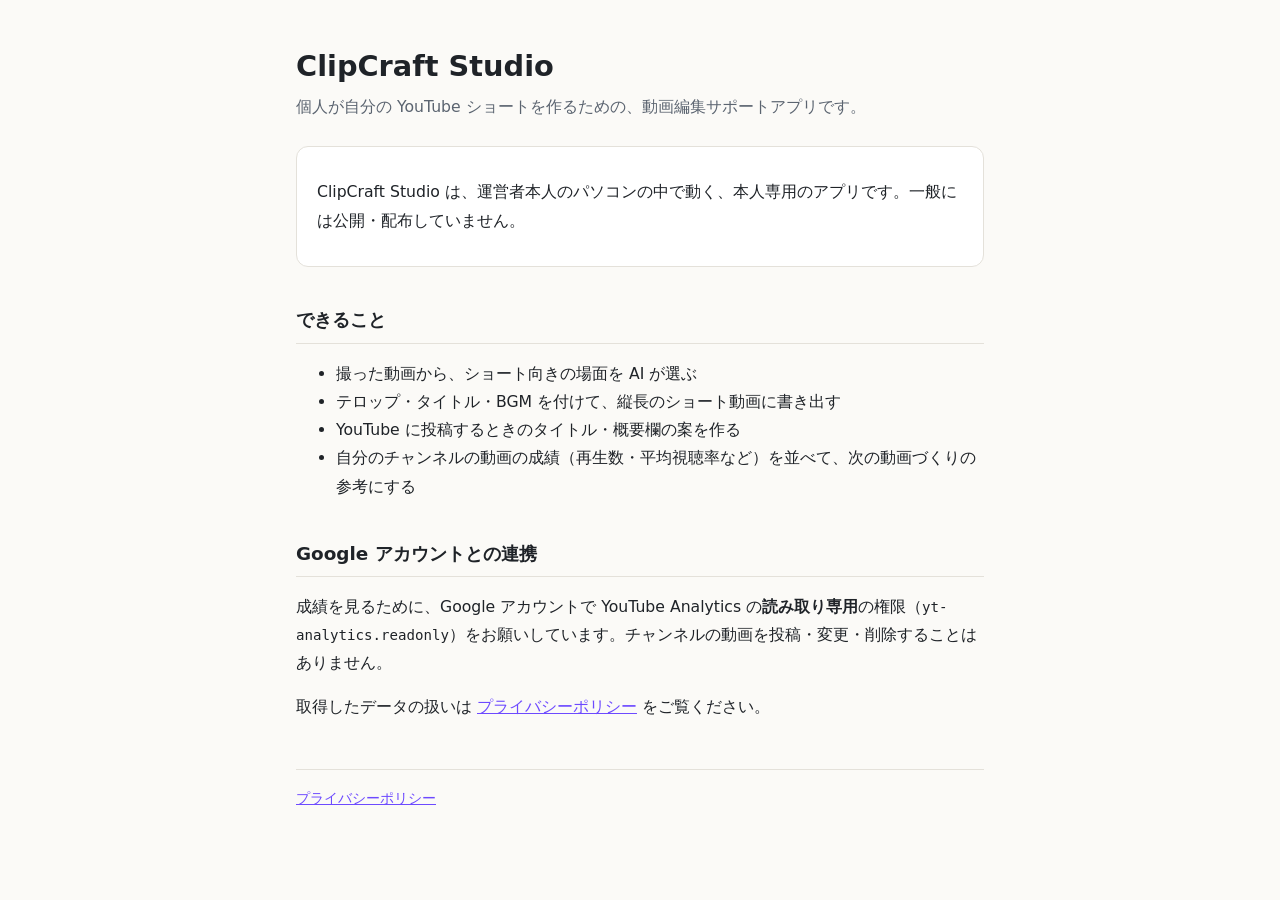
<file: index.html>
<!doctype html>
<html lang="ja">
  <head>
    <meta charset="utf-8" />
    <meta name="viewport" content="width=device-width, initial-scale=1" />
    <title>ClipCraft Studio</title>
    <meta
      name="description"
      content="ClipCraft Studio は、個人が自分の YouTube ショートを作るための動画編集サポートアプリです。"
    />
    <link rel="stylesheet" href="style.css" />
  </head>
  <body>
    <main>
      <h1>ClipCraft Studio</h1>
      <p class="lead">
        個人が自分の YouTube ショートを作るための、動画編集サポートアプリです。
      </p>

      <div class="card">
        <p>
          ClipCraft Studio は、運営者本人のパソコンの中で動く、本人専用のアプリです。一般には公開・配布していません。
        </p>
      </div>

      <h2>できること</h2>
      <ul>
        <li>撮った動画から、ショート向きの場面を AI が選ぶ</li>
        <li>テロップ・タイトル・BGM を付けて、縦長のショート動画に書き出す</li>
        <li>YouTube に投稿するときのタイトル・概要欄の案を作る</li>
        <li>
          自分のチャンネルの動画の成績（再生数・平均視聴率など）を並べて、次の動画づくりの参考にする
        </li>
      </ul>

      <h2>Google アカウントとの連携</h2>
      <p>
        成績を見るために、Google アカウントで YouTube Analytics の<strong>読み取り専用</strong>の権限（<code>yt-analytics.readonly</code>）をお願いしています。チャンネルの動画を投稿・変更・削除することはありません。
      </p>
      <p>
        取得したデータの扱いは
        <a href="privacy.html">プライバシーポリシー</a> をご覧ください。
      </p>

      <footer>
        <a href="privacy.html">プライバシーポリシー</a>
      </footer>
    </main>
  </body>
</html>
</file>
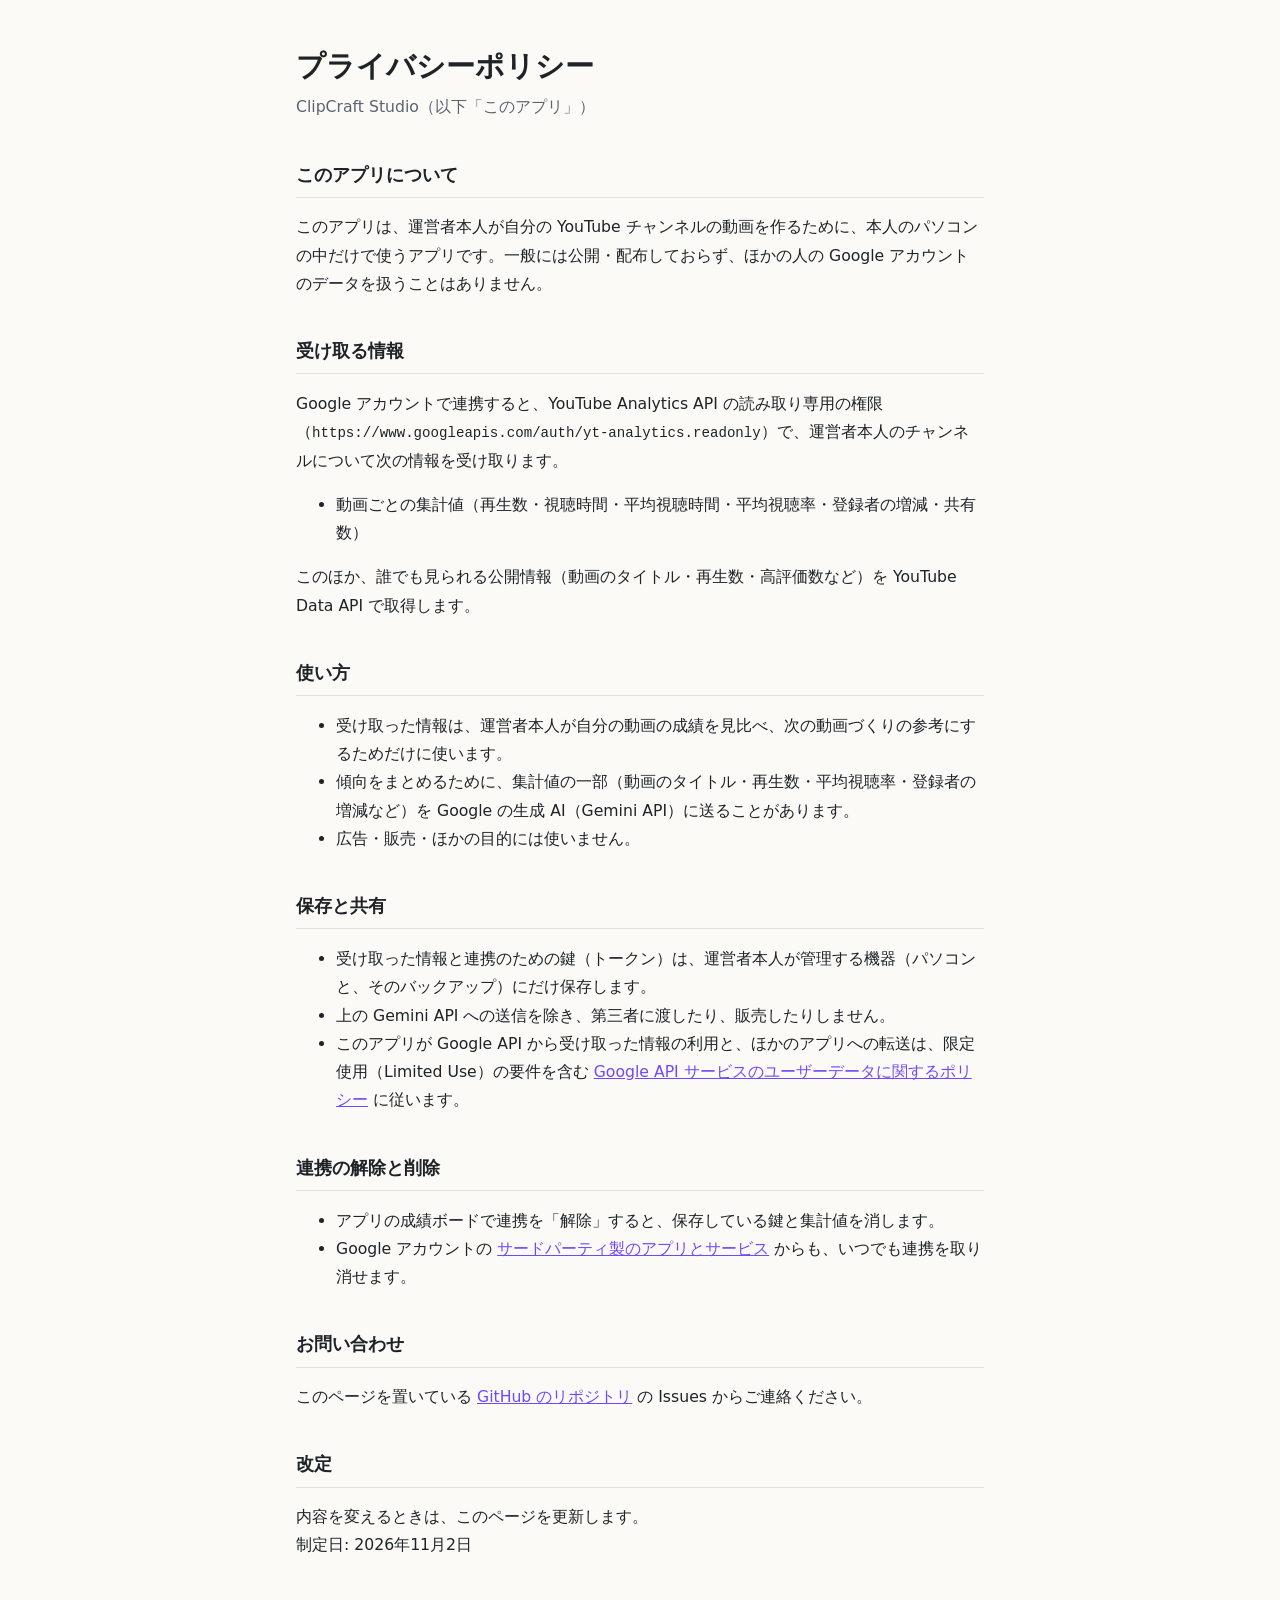
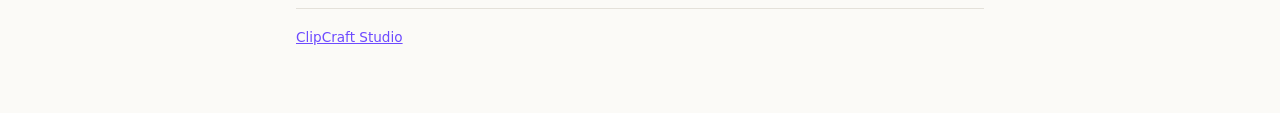
<file: privacy.html>
<!doctype html>
<html lang="ja">
  <head>
    <meta charset="utf-8" />
    <meta name="viewport" content="width=device-width, initial-scale=1" />
    <title>プライバシーポリシー</title>
    <meta
      name="description"
      content="ClipCraft Studio が Google アカウントから受け取る情報の扱い"
    />
    <link rel="stylesheet" href="style.css" />
  </head>
  <body>
    <main>
      <h1>プライバシーポリシー</h1>
      <p class="lead">ClipCraft Studio（以下「このアプリ」）</p>

      <h2>このアプリについて</h2>
      <p>
        このアプリは、運営者本人が自分の YouTube チャンネルの動画を作るために、本人のパソコンの中だけで使うアプリです。一般には公開・配布しておらず、ほかの人の Google アカウントのデータを扱うことはありません。
      </p>

      <h2>受け取る情報</h2>
      <p>
        Google アカウントで連携すると、YouTube Analytics API の読み取り専用の権限（<code>https://www.googleapis.com/auth/yt-analytics.readonly</code>）で、運営者本人のチャンネルについて次の情報を受け取ります。
      </p>
      <ul>
        <li>動画ごとの集計値（再生数・視聴時間・平均視聴時間・平均視聴率・登録者の増減・共有数）</li>
      </ul>
      <p>
        このほか、誰でも見られる公開情報（動画のタイトル・再生数・高評価数など）を YouTube Data API で取得します。
      </p>

      <h2>使い方</h2>
      <ul>
        <li>
          受け取った情報は、運営者本人が自分の動画の成績を見比べ、次の動画づくりの参考にするためだけに使います。
        </li>
        <li>
          傾向をまとめるために、集計値の一部（動画のタイトル・再生数・平均視聴率・登録者の増減など）を Google の生成 AI（Gemini API）に送ることがあります。
        </li>
        <li>広告・販売・ほかの目的には使いません。</li>
      </ul>

      <h2>保存と共有</h2>
      <ul>
        <li>
          受け取った情報と連携のための鍵（トークン）は、運営者本人が管理する機器（パソコンと、そのバックアップ）にだけ保存します。
        </li>
        <li>
          上の Gemini API への送信を除き、第三者に渡したり、販売したりしません。
        </li>
        <li>
          このアプリが Google API から受け取った情報の利用と、ほかのアプリへの転送は、限定使用（Limited Use）の要件を含む
          <a
            href="https://developers.google.com/terms/api-services-user-data-policy"
            >Google API サービスのユーザーデータに関するポリシー</a
          >
          に従います。
        </li>
      </ul>

      <h2>連携の解除と削除</h2>
      <ul>
        <li>
          アプリの成績ボードで連携を「解除」すると、保存している鍵と集計値を消します。
        </li>
        <li>
          Google アカウントの
          <a href="https://myaccount.google.com/connections"
            >サードパーティ製のアプリとサービス</a
          >
          からも、いつでも連携を取り消せます。
        </li>
      </ul>

      <h2>お問い合わせ</h2>
      <p>
        このページを置いている
        <a href="https://github.com/koiront/clipcraft-studio-site/issues"
          >GitHub のリポジトリ</a
        >
        の Issues からご連絡ください。
      </p>

      <h2>改定</h2>
      <p>
        内容を変えるときは、このページを更新します。<br />制定日: 2026年11月2日
      </p>

      <footer>
        <a href="./">ClipCraft Studio</a>
      </footer>
    </main>
  </body>
</html>
</file>
<file: style.css>
:root {
  --bg: #fbfaf7;
  --text: #1f2328;
  --muted: #5b6470;
  --accent: #6d4aff;
  --line: #e4e1da;
  --card: #ffffff;
}
@media (prefers-color-scheme: dark) {
  :root {
    --bg: #14161b;
    --text: #e8e9ec;
    --muted: #a3a9b4;
    --accent: #a594ff;
    --line: #2b2f38;
    --card: #1b1e25;
  }
}
* {
  box-sizing: border-box;
}
body {
  margin: 0;
  background: var(--bg);
  color: var(--text);
  font-family: "Hiragino Sans", "Noto Sans JP", "Yu Gothic UI", system-ui,
    sans-serif;
  line-height: 1.8;
}
main {
  max-width: 720px;
  margin: 0 auto;
  padding: 48px 16px 64px;
}
h1 {
  font-size: 1.8rem;
  line-height: 1.3;
  margin: 0 0 8px;
}
h2 {
  font-size: 1.15rem;
  margin: 36px 0 8px;
  padding-bottom: 6px;
  border-bottom: 1px solid var(--line);
}
p,
li {
  font-size: 0.98rem;
}
.lead {
  color: var(--muted);
  margin: 0 0 24px;
}
.card {
  background: var(--card);
  border: 1px solid var(--line);
  border-radius: 12px;
  padding: 16px 20px;
}
a {
  color: var(--accent);
}
footer {
  margin-top: 48px;
  padding-top: 16px;
  border-top: 1px solid var(--line);
  color: var(--muted);
  font-size: 0.85rem;
}
code {
  font-size: 0.9em;
}
</file>
